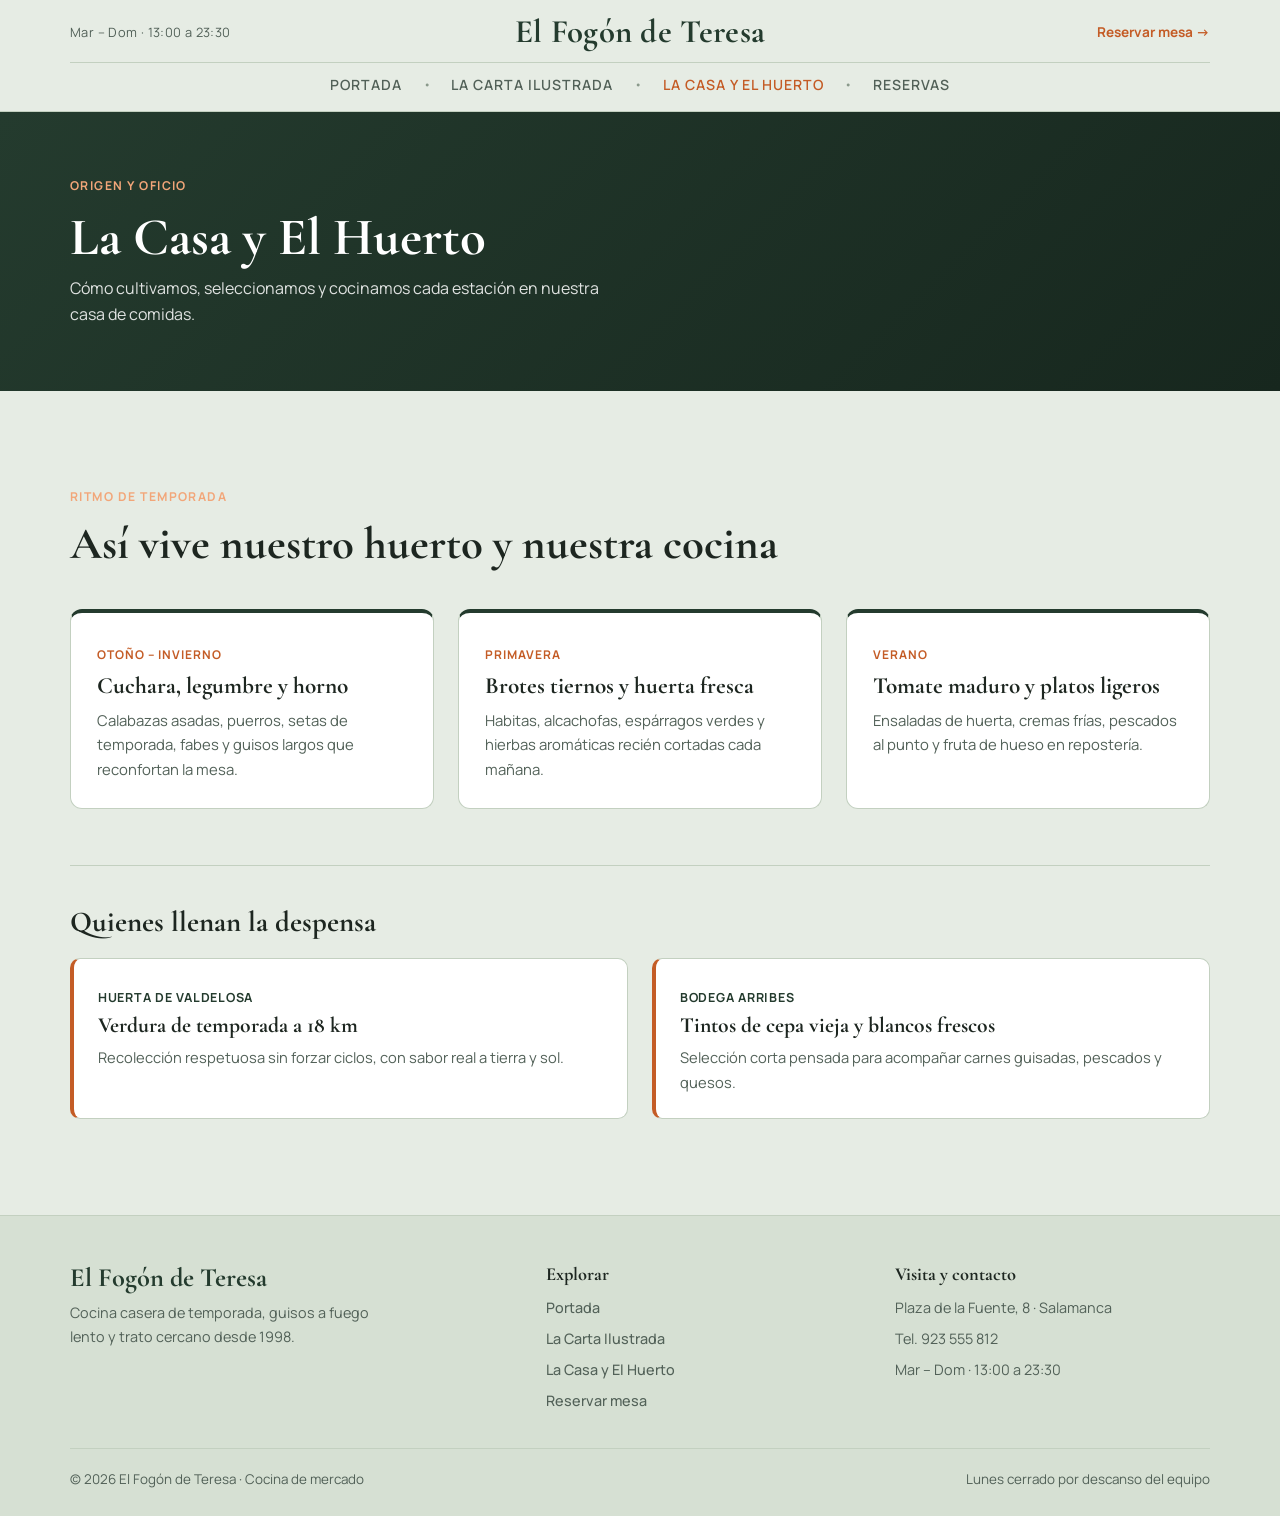
<file: bodega-casa.html>
<!DOCTYPE html>
<html lang="es">
<head>
  <meta charset="UTF-8" />
  <meta name="viewport" content="width=device-width, initial-scale=1.0" />
  <title>La Casa y El Huerto — El Fogón de Teresa</title>
  <link rel="preconnect" href="https://fonts.googleapis.com" />
  <link rel="preconnect" href="https://fonts.gstatic.com" crossorigin />
  <link href="https://fonts.googleapis.com/css2?family=Cormorant+Garamond:ital,wght@0,500;0,700;1,500;1,700&family=Manrope:wght@400;500;600;700&display=swap" rel="stylesheet" />
  <link rel="stylesheet" href="styles.css" />
</head>
<body class="theme-bodega">
  <header class="editorial-header" id="header">
    <div class="container header-stack">
      <div class="header-top-bar">
        <span class="header-meta">Mar – Dom · 13:00 a 23:30</span>
        <a href="index.html" class="brand-title">El Fogón de Teresa</a>
        <a href="reservas.html" class="header-cta-link">Reservar mesa →</a>
        <button class="burger-btn" aria-label="Abrir menú" aria-expanded="false">Menú</button>
      </div>

      <nav class="editorial-nav" id="main-nav">
        <a href="index.html">Portada</a>
        <span class="nav-dot">•</span>
        <a href="carta.html">La Carta Ilustrada</a>
        <span class="nav-dot">•</span>
        <a href="bodega-casa.html" class="active">La Casa y El Huerto</a>
        <span class="nav-dot">•</span>
        <a href="reservas.html">Reservas</a>
      </nav>
    </div>
  </header>

  <main>
    <section class="subpage-banner wine-banner">
      <div class="container fade-up">
        <p class="kicker">Origen y oficio</p>
        <h1>La Casa y El Huerto</h1>
        <p>Cómo cultivamos, seleccionamos y cocinamos cada estación en nuestra casa de comidas.</p>
      </div>
    </section>

    <!-- Cronología de temporada / ritmo de la casa -->
    <section class="section">
      <div class="container">
        <div class="section-intro fade-up">
          <p class="kicker">Ritmo de temporada</p>
          <h2>Así vive nuestro huerto y nuestra cocina</h2>
        </div>

        <div class="timeline-grid">
          <div class="timeline-step fade-up">
            <span class="step-badge">Otoño – Invierno</span>
            <h3>Cuchara, legumbre y horno</h3>
            <p>Calabazas asadas, puerros, setas de temporada, fabes y guisos largos que reconfortan la mesa.</p>
          </div>

          <div class="timeline-step fade-up">
            <span class="step-badge">Primavera</span>
            <h3>Brotes tiernos y huerta fresca</h3>
            <p>Habitas, alcachofas, espárragos verdes y hierbas aromáticas recién cortadas cada mañana.</p>
          </div>

          <div class="timeline-step fade-up">
            <span class="step-badge">Verano</span>
            <h3>Tomate maduro y platos ligeros</h3>
            <p>Ensaladas de huerta, cremas frías, pescados al punto y fruta de hueso en repostería.</p>
          </div>
        </div>

        <!-- Productores y bodega en tarjetas acentuadas -->
        <div class="producers-band fade-up">
          <h3>Quienes llenan la despensa</h3>
          <div class="producers-grid">
            <article class="producer-card">
              <span>Huerta de Valdelosa</span>
              <h4>Verdura de temporada a 18 km</h4>
              <p>Recolección respetuosa sin forzar ciclos, con sabor real a tierra y sol.</p>
            </article>

            <article class="producer-card">
              <span>Bodega Arribes</span>
              <h4>Tintos de cepa vieja y blancos frescos</h4>
              <p>Selección corta pensada para acompañar carnes guisadas, pescados y quesos.</p>
            </article>
          </div>
        </div>
      </div>
    </section>
  </main>

  <footer class="rich-footer">
    <div class="container">
      <div class="rich-footer-top">
        <div class="footer-col-brand">
          <span class="footer-logo">El Fogón de Teresa</span>
          <p>Cocina casera de temporada, guisos a fuego lento y trato cercano desde 1998.</p>
        </div>

        <div class="footer-col">
          <h4>Explorar</h4>
          <ul>
            <li><a href="index.html">Portada</a></li>
            <li><a href="carta.html">La Carta Ilustrada</a></li>
            <li><a href="bodega-casa.html">La Casa y El Huerto</a></li>
            <li><a href="reservas.html">Reservar mesa</a></li>
          </ul>
        </div>

        <div class="footer-col">
          <h4>Visita y contacto</h4>
          <ul>
            <li>Plaza de la Fuente, 8 · Salamanca</li>
            <li>Tel. 923 555 812</li>
            <li>Mar – Dom · 13:00 a 23:30</li>
          </ul>
        </div>
      </div>

      <div class="rich-footer-bottom">
        <span>© 2026 El Fogón de Teresa · Cocina de mercado</span>
        <span>Lunes cerrado por descanso del equipo</span>
      </div>
    </div>
  </footer>

  <script src="script.js"></script>
</body>
</html>
</file>
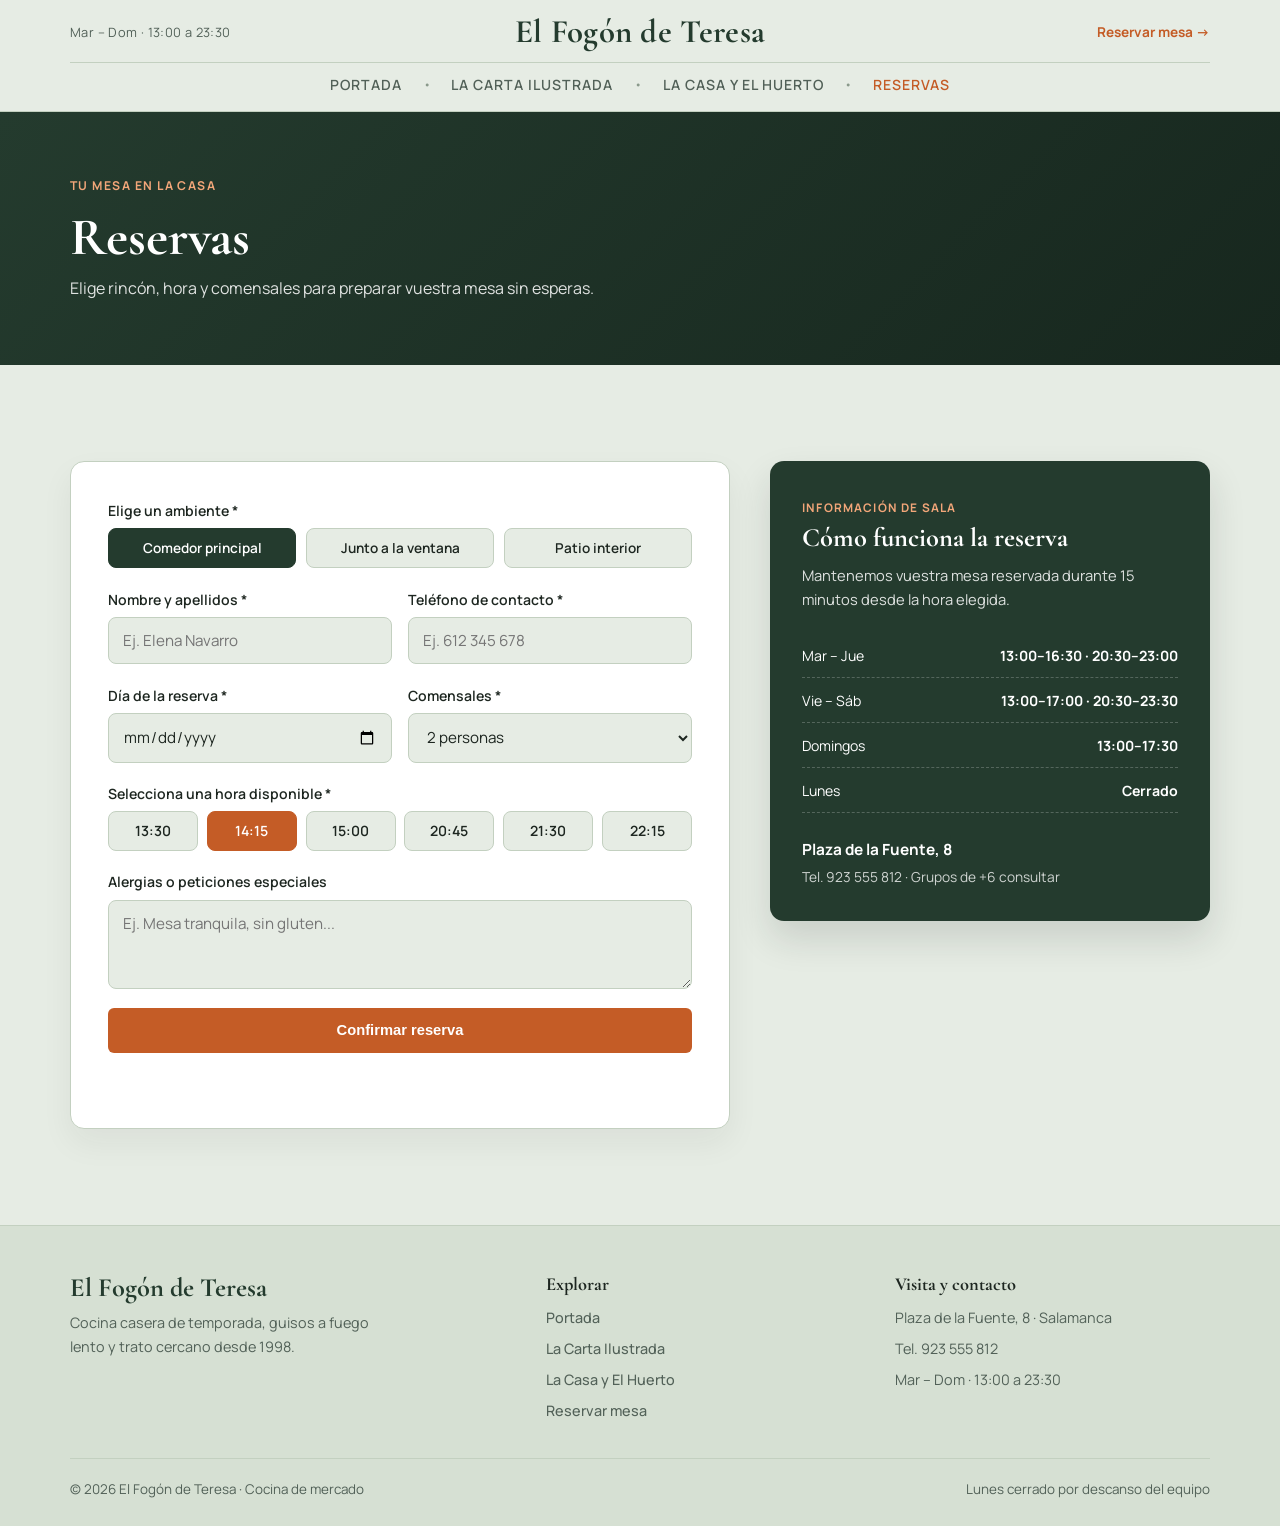
<file: reservas.html>
<!DOCTYPE html>
<html lang="es">
<head>
  <meta charset="UTF-8" />
  <meta name="viewport" content="width=device-width, initial-scale=1.0" />
  <title>Reservas — El Fogón de Teresa</title>
  <link rel="preconnect" href="https://fonts.googleapis.com" />
  <link rel="preconnect" href="https://fonts.gstatic.com" crossorigin />
  <link href="https://fonts.googleapis.com/css2?family=Cormorant+Garamond:ital,wght@0,500;0,700;1,500;1,700&family=Manrope:wght@400;500;600;700&display=swap" rel="stylesheet" />
  <link rel="stylesheet" href="styles.css" />
</head>
<body class="theme-bodega">
  <header class="editorial-header" id="header">
    <div class="container header-stack">
      <div class="header-top-bar">
        <span class="header-meta">Mar – Dom · 13:00 a 23:30</span>
        <a href="index.html" class="brand-title">El Fogón de Teresa</a>
        <a href="reservas.html" class="header-cta-link">Reservar mesa →</a>
        <button class="burger-btn" aria-label="Abrir menú" aria-expanded="false">Menú</button>
      </div>

      <nav class="editorial-nav" id="main-nav">
        <a href="index.html">Portada</a>
        <span class="nav-dot">•</span>
        <a href="carta.html">La Carta Ilustrada</a>
        <span class="nav-dot">•</span>
        <a href="bodega-casa.html">La Casa y El Huerto</a>
        <span class="nav-dot">•</span>
        <a href="reservas.html" class="active">Reservas</a>
      </nav>
    </div>
  </header>

  <main>
    <section class="subpage-banner wine-banner">
      <div class="container fade-up">
        <p class="kicker">Tu mesa en la casa</p>
        <h1>Reservas</h1>
        <p>Elige rincón, hora y comensales para preparar vuestra mesa sin esperas.</p>
      </div>
    </section>

    <section class="section">
      <div class="container reserve-split">
        <!-- Columna izquierda: Formulario con selector de ambiente y hora -->
        <form class="booking-form fade-up" id="booking-form" novalidate>
          <div class="zone-picker">
            <span class="slot-label">Elige un ambiente *</span>
            <div class="zone-grid" id="zone-grid">
              <button type="button" class="zone-btn active" data-zone="Comedor principal">Comedor principal</button>
              <button type="button" class="zone-btn" data-zone="Junto a la ventana">Junto a la ventana</button>
              <button type="button" class="zone-btn" data-zone="Patio interior">Patio interior</button>
            </div>
            <input type="hidden" id="b-zone" value="Comedor principal" />
          </div>

          <div class="form-grid-2">
            <label>
              Nombre y apellidos *
              <input type="text" id="b-name" placeholder="Ej. Elena Navarro" required />
            </label>

            <label>
              Teléfono de contacto *
              <input type="tel" id="b-phone" placeholder="Ej. 612 345 678" required />
            </label>
          </div>

          <div class="form-grid-2">
            <label>
              Día de la reserva *
              <input type="date" id="b-date" required />
            </label>

            <label>
              Comensales *
              <select id="b-guests">
                <option value="2 personas">2 personas</option>
                <option value="3 personas">3 personas</option>
                <option value="4 personas">4 personas</option>
                <option value="5 personas">5 personas</option>
                <option value="6 personas">6 personas</option>
              </select>
            </label>
          </div>

          <div class="slot-picker">
            <span class="slot-label">Selecciona una hora disponible *</span>
            <div class="slots-grid" id="slots-grid">
              <button type="button" class="slot-btn" data-time="13:30">13:30</button>
              <button type="button" class="slot-btn active" data-time="14:15">14:15</button>
              <button type="button" class="slot-btn" data-time="15:00">15:00</button>
              <button type="button" class="slot-btn" data-time="20:45">20:45</button>
              <button type="button" class="slot-btn" data-time="21:30">21:30</button>
              <button type="button" class="slot-btn" data-time="22:15">22:15</button>
            </div>
            <input type="hidden" id="b-time" value="14:15" />
          </div>

          <label>
            Alergias o peticiones especiales
            <textarea id="b-notes" rows="3" placeholder="Ej. Mesa tranquila, sin gluten..."></textarea>
          </label>

          <button type="submit" class="btn-wine full-btn">Confirmar reserva</button>
          <p class="booking-feedback" id="booking-feedback" aria-live="polite"></p>
        </form>

        <!-- Columna derecha: Tarjeta de información práctica y horarios -->
        <aside class="ticket-card fade-up">
          <span class="ticket-tag">Información de sala</span>
          <h3>Cómo funciona la reserva</h3>
          <p>Mantenemos vuestra mesa reservada durante 15 minutos desde la hora elegida.</p>

          <ul class="ticket-list">
            <li><span>Mar – Jue</span><strong>13:00–16:30 · 20:30–23:00</strong></li>
            <li><span>Vie – Sáb</span><strong>13:00–17:00 · 20:30–23:30</strong></li>
            <li><span>Domingos</span><strong>13:00–17:30</strong></li>
            <li><span>Lunes</span><strong>Cerrado</strong></li>
          </ul>

          <div class="ticket-footer-note">
            <strong>Plaza de la Fuente, 8</strong>
            <span>Tel. 923 555 812 · Grupos de +6 consultar</span>
          </div>
        </aside>
      </div>
    </section>
  </main>

  <footer class="rich-footer">
    <div class="container">
      <div class="rich-footer-top">
        <div class="footer-col-brand">
          <span class="footer-logo">El Fogón de Teresa</span>
          <p>Cocina casera de temporada, guisos a fuego lento y trato cercano desde 1998.</p>
        </div>

        <div class="footer-col">
          <h4>Explorar</h4>
          <ul>
            <li><a href="index.html">Portada</a></li>
            <li><a href="carta.html">La Carta Ilustrada</a></li>
            <li><a href="bodega-casa.html">La Casa y El Huerto</a></li>
            <li><a href="reservas.html">Reservar mesa</a></li>
          </ul>
        </div>

        <div class="footer-col">
          <h4>Visita y contacto</h4>
          <ul>
            <li>Plaza de la Fuente, 8 · Salamanca</li>
            <li>Tel. 923 555 812</li>
            <li>Mar – Dom · 13:00 a 23:30</li>
          </ul>
        </div>
      </div>

      <div class="rich-footer-bottom">
        <span>© 2026 El Fogón de Teresa · Cocina de mercado</span>
        <span>Lunes cerrado por descanso del equipo</span>
      </div>
    </div>
  </footer>

  <script src="script.js"></script>
  <script src="whatsapp-reserva.js"></script>
</body>
</html>
</file>
<file: styles.css>
:root {
  --linen: #E6ECE4;          /* Fondo verde salvia/oliva claro (adiós beige) */
  --linen-dark: #D6E0D3;     /* Banda / footer / banner en salvia un poco más marcada */
  --paper: #FFFFFF;          /* Tarjetas limpias y luminosas */
  --sage: #243B2E;           /* Verde bosque/oliva profundo para títulos y acentos */
  --sage-light: #355442;
  --terracotta: #C45C26;     /* Terracota para precios, botones y etiquetas */
  --terracotta-dark: #A34819;
  --gold: #8A9A8B;           /* Detalles y líneas en verde grisáceo */
  --ink: #1D2620;            /* Texto oscuro natural */
  --muted: #526158;          /* Texto secundario */
  --line: #C3D0C0;           /* Bordes sutiles */
}

body.theme-bodega {
  --linen: #E6ECE4;
  --linen-dark: #D6E0D3;
  --paper: #FFFFFF;
  --sage: #243B2E;
  --sage-light: #355442;
  --terracotta: #C45C26;
  --terracotta-dark: #A34819;
  --gold: #8A9A8B;
  --ink: #1D2620;
  --muted: #526158;
  --line: #C3D0C0;
}

* {
  box-sizing: border-box;
  margin: 0;
  padding: 0;
}

body {
  font-family: "Manrope", system-ui, sans-serif;
  background-color: var(--linen);
  color: var(--ink);
  line-height: 1.65;
  overflow-x: hidden;
}

h1, h2, h3, h4, .brand-title, .footer-logo {
  font-family: "Cormorant Garamond", Georgia, serif;
  font-weight: 700;
  line-height: 1.1;
}

.container {
  width: min(1140px, 90%);
  margin-inline: auto;
}

/* Cabecera editorial en dos niveles */
.editorial-header {
  position: sticky;
  top: 0;
  z-index: 30;
  background: rgba(230, 236, 228, 0.95);
  backdrop-filter: blur(10px);
  border-bottom: 1px solid var(--line);
  transition: box-shadow 0.3s ease, background-color 0.3s ease;
}

body.theme-bodega .editorial-header {
  background: rgba(230, 236, 228, 0.96);
}

.editorial-header.scrolled {
  box-shadow: 0 8px 25px rgba(29, 38, 32, 0.08);
}

.header-stack {
  padding-block: 0.9rem;
}

.header-top-bar {
  display: grid;
  grid-template-columns: 1fr auto 1fr;
  align-items: center;
  padding-bottom: 0.7rem;
  border-bottom: 1px solid var(--line);
}

.header-meta {
  font-size: 0.8rem;
  color: var(--muted);
  letter-spacing: 0.03em;
}

.brand-title {
  font-size: clamp(1.55rem, 3vw, 2.05rem);
  text-decoration: none;
  color: var(--sage);
  letter-spacing: 0.01em;
}

.header-cta-link {
  justify-self: end;
  font-size: 0.85rem;
  font-weight: 700;
  color: var(--terracotta);
  text-decoration: none;
}

.header-cta-link:hover {
  color: var(--terracotta-dark);
  text-decoration: underline;
}

.burger-btn {
  display: none;
  justify-self: end;
  background: var(--terracotta);
  color: #FFFFFF;
  border: none;
  padding: 0.4rem 0.9rem;
  border-radius: 999px;
  font-family: inherit;
  font-size: 0.85rem;
  cursor: pointer;
}

.editorial-nav {
  display: flex;
  justify-content: center;
  align-items: center;
  gap: 1.3rem;
  padding-top: 0.65rem;
}

.editorial-nav a {
  text-decoration: none;
  color: var(--muted);
  font-size: 0.88rem;
  font-weight: 600;
  text-transform: uppercase;
  letter-spacing: 0.07em;
  transition: color 0.2s ease;
}

.editorial-nav a:hover,
.editorial-nav a.active {
  color: var(--terracotta);
}

.nav-dot {
  color: var(--gold);
  font-size: 0.8rem;
}

/* Botones */
.btn-terracotta,
.btn-outline-light,
.btn-wine {
  display: inline-flex;
  align-items: center;
  justify-content: center;
  text-decoration: none;
  font-weight: 700;
  font-size: 0.92rem;
  padding: 0.9rem 1.7rem;
  border-radius: 6px;
  transition: transform 0.22s ease, background-color 0.22s ease;
  cursor: pointer;
  border: none;
}

.btn-terracotta,
.btn-wine {
  background-color: var(--terracotta);
  color: #FFFFFF;
}

.btn-terracotta:hover,
.btn-wine:hover {
  background-color: var(--terracotta-dark);
  transform: translateY(-2px);
}

.btn-outline-light {
  border: 1px solid rgba(255, 255, 255, 0.75);
  color: #FFFFFF;
  background: rgba(255, 255, 255, 0.12);
}

.btn-outline-light:hover {
  background: rgba(255, 255, 255, 0.24);
  transform: translateY(-2px);
}

.full-btn {
  width: 100%;
}

/* Hero Banner inmersivo (Inicio) */
.hero-banner {
  position: relative;
  min-height: 76vh;
  display: flex;
  align-items: center;
  overflow: hidden;
  color: #FFFFFF;
}

.hero-backdrop {
  position: absolute;
  inset: -5%;
  z-index: 0;
  will-change: transform;
}

.hero-backdrop img {
  width: 100%;
  height: 100%;
  object-fit: cover;
}

.hero-overlay {
  position: absolute;
  inset: 0;
  background: linear-gradient(95deg, rgba(24, 38, 30, 0.88) 0%, rgba(24, 38, 30, 0.56) 60%, rgba(24, 38, 30, 0.3) 100%);
  z-index: 1;
}

.hero-inner {
  position: relative;
  z-index: 2;
  display: grid;
  grid-template-columns: 1.3fr 0.7fr;
  gap: 2.5rem;
  align-items: end;
  padding-block: 4.5rem;
}

.kicker {
  text-transform: uppercase;
  letter-spacing: 0.12em;
  font-size: 0.76rem;
  font-weight: 700;
  color: #F2A679;
  margin-bottom: 0.8rem;
}

.hero-copy h1 {
  font-size: clamp(2.6rem, 5.5vw, 4.3rem);
  margin-bottom: 1.1rem;
}

.hero-copy h1 em {
  font-style: italic;
  color: #F2A679;
}

.lead {
  font-size: 1.06rem;
  color: rgba(255, 255, 255, 0.9);
  max-width: 52ch;
  margin-bottom: 1.9rem;
}

.hero-btns {
  display: flex;
  flex-wrap: wrap;
  gap: 0.9rem;
}

.floating-note {
  background: var(--paper);
  color: var(--ink);
  padding: 1.5rem;
  border-radius: 10px;
  border-left: 4px solid var(--terracotta);
  box-shadow: 0 20px 45px rgba(29, 38, 32, 0.2);
}

.note-label {
  display: block;
  font-size: 0.75rem;
  text-transform: uppercase;
  letter-spacing: 0.08em;
  font-weight: 700;
  color: var(--terracotta);
  margin-bottom: 0.3rem;
}

.floating-note strong {
  display: block;
  font-family: "Cormorant Garamond", Georgia, serif;
  font-size: 1.45rem;
  margin-bottom: 0.35rem;
}

.floating-note p {
  font-size: 0.88rem;
  color: var(--muted);
}

/* Secciones (Inicio) */
.section {
  padding-block: clamp(4rem, 8vw, 6rem);
}

.section-sage {
  background-color: var(--sage);
  color: #FFFFFF;
}

.split-showcase {
  display: grid;
  grid-template-columns: 0.95fr 1.05fr;
  gap: 3.5rem;
  align-items: center;
}

.arch-image {
  width: 100%;
  height: 440px;
  object-fit: cover;
  border-radius: 220px 220px 14px 14px;
  border: 1px solid var(--line);
  box-shadow: 0 20px 40px rgba(29, 38, 32, 0.12);
}

.showcase-text h2 {
  font-size: clamp(2.1rem, 4vw, 3rem);
  color: var(--sage);
  margin-bottom: 1rem;
}

.showcase-text p {
  color: var(--muted);
  margin-bottom: 1.2rem;
}

.signature-line {
  padding-block: 0.9rem;
  border-top: 1px solid var(--line);
  font-family: "Cormorant Garamond", Georgia, serif;
  font-style: italic;
  font-size: 1.25rem;
  color: var(--sage);
}

.text-arrow-link {
  display: inline-block;
  margin-top: 0.6rem;
  color: var(--terracotta);
  font-weight: 700;
  text-decoration: none;
  font-size: 0.94rem;
}

.text-arrow-link:hover {
  transform: translateX(4px);
}

.section-intro {
  margin-bottom: 2.5rem;
}

.section-intro h2 {
  font-size: clamp(2rem, 4vw, 2.8rem);
  color: inherit;
}

.section-sage .kicker {
  color: #F2A679;
}

.strip-list {
  display: flex;
  flex-direction: column;
  gap: 1.25rem;
}

.strip-item {
  display: grid;
  grid-template-columns: 110px 1fr auto;
  gap: 1.5rem;
  align-items: center;
  background: var(--sage-light);
  border: 1px solid rgba(255, 255, 255, 0.16);
  border-radius: 12px;
  padding: 1rem 1.4rem;
  transition: transform 0.3s ease, border-color 0.3s ease;
}

.strip-item:hover {
  transform: translateX(6px);
  border-color: #F2A679;
}

.strip-item img {
  width: 110px;
  height: 82px;
  object-fit: cover;
  border-radius: 8px;
}

.strip-cat {
  font-size: 0.74rem;
  text-transform: uppercase;
  letter-spacing: 0.08em;
  color: #F2A679;
  font-weight: 700;
}

.strip-info h3 {
  font-size: 1.45rem;
  margin-block: 0.15rem;
}

.strip-info p {
  font-size: 0.9rem;
  color: rgba(255, 255, 255, 0.85);
}

.strip-price {
  font-family: "Cormorant Garamond", Georgia, serif;
  font-size: 1.55rem;
  font-weight: 700;
  color: #FFFFFF;
}

.center-row {
  text-align: center;
  margin-top: 2.5rem;
}

/* Banners de subpáginas */
.subpage-banner {
  background: var(--linen-dark);
  border-bottom: 1px solid var(--line);
  padding-block: clamp(2.6rem, 5vw, 4rem);
}

.subpage-banner.wine-banner {
  background: linear-gradient(135deg, var(--sage) 0%, #17271E 100%);
  color: #FFFFFF;
  border-bottom: none;
}

.subpage-banner.wine-banner .kicker {
  color: #F2A679;
}

.subpage-banner.wine-banner h1 {
  color: #FFFFFF;
}

.subpage-banner.wine-banner p {
  color: rgba(255, 255, 255, 0.86);
}

.subpage-banner h1 {
  font-size: clamp(2.3rem, 4.5vw, 3.3rem);
  color: var(--sage);
  margin-bottom: 0.5rem;
}

.subpage-banner p {
  color: var(--muted);
  max-width: 56ch;
}

/* Pestañas y Carta Ilustrada */
.tab-bar {
  display: flex;
  flex-wrap: wrap;
  gap: 0.6rem;
  margin-top: 1.6rem;
}

.tab-btn {
  background: rgba(255, 255, 255, 0.14);
  border: 1px solid rgba(255, 255, 255, 0.35);
  padding: 0.5rem 1.15rem;
  border-radius: 6px;
  font-family: inherit;
  font-size: 0.88rem;
  font-weight: 600;
  color: #FFFFFF;
  cursor: pointer;
  transition: all 0.2s ease;
}

.tab-btn:hover,
.tab-btn.active {
  background: var(--terracotta);
  color: #FFFFFF;
  border-color: var(--terracotta);
}

.menu-layout {
  display: grid;
  grid-template-columns: 1.15fr 0.85fr;
  gap: 3rem;
  align-items: start;
}

.menu-list {
  display: flex;
  flex-direction: column;
  background: var(--paper);
  border: 1px solid var(--line);
  border-radius: 12px;
  padding: 0.4rem 1.4rem;
}

.menu-row {
  padding-block: 1.25rem;
  border-bottom: 1px solid var(--line);
  cursor: pointer;
  transition: padding-left 0.25s ease, background-color 0.25s ease;
}

.menu-row:last-child {
  border-bottom: none;
}

.menu-row:hover,
.menu-row.active {
  padding-left: 0.75rem;
  background: var(--linen-dark);
}

.menu-row-head {
  display: flex;
  align-items: baseline;
  gap: 0.65rem;
  margin-bottom: 0.35rem;
}

.menu-row-head h3 {
  font-size: 1.45rem;
  color: var(--ink);
}

.menu-row.active .menu-row-head h3 {
  color: var(--sage);
}

.dotted-line {
  flex: 1;
  border-bottom: 1px dotted var(--gold);
}

.row-price {
  font-weight: 700;
  color: var(--terracotta);
  font-size: 0.98rem;
}

.menu-row p {
  font-size: 0.92rem;
  color: var(--muted);
}

.dish-preview-box {
  position: sticky;
  top: 130px;
  background: var(--paper);
  border: 1px solid var(--line);
  border-radius: 12px;
  overflow: hidden;
  box-shadow: 0 18px 40px rgba(29, 38, 32, 0.08);
}

.preview-frame {
  height: 290px;
  overflow: hidden;
}

.preview-frame img {
  width: 100%;
  height: 100%;
  object-fit: cover;
  transition: opacity 0.28s ease, transform 0.45s ease;
}

.preview-frame img.switching {
  opacity: 0.35;
  transform: scale(1.04);
}

.preview-caption {
  padding: 1.5rem;
}

.preview-prep {
  display: block;
  font-size: 0.76rem;
  font-weight: 700;
  text-transform: uppercase;
  letter-spacing: 0.06em;
  color: var(--terracotta);
  margin-bottom: 0.4rem;
}

.preview-caption h3 {
  font-size: 1.65rem;
  color: var(--ink);
  margin-bottom: 0.45rem;
}

.preview-caption p {
  font-size: 0.93rem;
  color: var(--muted);
}

/* La Casa y El Huerto: Cronología + Productores */
.timeline-grid {
  display: grid;
  grid-template-columns: repeat(3, 1fr);
  gap: 1.5rem;
}

.timeline-step {
  background: var(--paper);
  border: 1px solid var(--line);
  border-top: 4px solid var(--sage);
  border-radius: 12px;
  padding: 1.65rem;
  transition: transform 0.25s ease, box-shadow 0.25s ease;
}

.timeline-step:hover {
  transform: translateY(-4px);
  box-shadow: 0 14px 30px rgba(29, 38, 32, 0.08);
}

.step-badge {
  display: inline-block;
  font-size: 0.75rem;
  font-weight: 700;
  text-transform: uppercase;
  letter-spacing: 0.08em;
  color: var(--terracotta);
  margin-bottom: 0.6rem;
}

.timeline-step h3 {
  font-size: 1.45rem;
  color: var(--ink);
  margin-bottom: 0.5rem;
}

.timeline-step p {
  font-size: 0.93rem;
  color: var(--muted);
}

.producers-band {
  margin-top: 3.5rem;
  padding-top: 2.5rem;
  border-top: 1px solid var(--line);
}

.producers-band h3 {
  font-size: 1.8rem;
  color: var(--ink);
  margin-bottom: 1.3rem;
}

.producers-grid {
  display: grid;
  grid-template-columns: 1fr 1fr;
  gap: 1.5rem;
}

.producer-card {
  background: var(--paper);
  border: 1px solid var(--line);
  border-left: 4px solid var(--terracotta);
  border-radius: 10px;
  padding: 1.5rem;
}

.producer-card span {
  font-size: 0.78rem;
  font-weight: 700;
  text-transform: uppercase;
  letter-spacing: 0.06em;
  color: var(--sage);
}

.producer-card h4 {
  font-size: 1.35rem;
  color: var(--ink);
  margin-block: 0.3rem 0.45rem;
}

.producer-card p {
  font-size: 0.92rem;
  color: var(--muted);
}

/* Reservas: Formulario con ambiente + Ticket lateral */
.reserve-split {
  display: grid;
  grid-template-columns: 1.2fr 0.8fr;
  gap: 2.5rem;
  align-items: start;
}

.booking-form {
  background: var(--paper);
  border: 1px solid var(--line);
  border-radius: 14px;
  padding: clamp(1.5rem, 4vw, 2.3rem);
  display: flex;
  flex-direction: column;
  gap: 1.2rem;
  box-shadow: 0 14px 32px rgba(29, 38, 32, 0.06);
}

.zone-grid {
  display: grid;
  grid-template-columns: repeat(3, 1fr);
  gap: 0.6rem;
  margin-top: 0.35rem;
}

.zone-btn {
  padding: 0.65rem 0.5rem;
  border: 1px solid var(--line);
  border-radius: 8px;
  background: var(--linen);
  font-family: inherit;
  font-weight: 600;
  font-size: 0.85rem;
  color: var(--ink);
  cursor: pointer;
  transition: all 0.2s ease;
}

.zone-btn:hover,
.zone-btn.active {
  background: var(--sage);
  color: #FFFFFF;
  border-color: var(--sage);
}

.form-grid-2 {
  display: grid;
  grid-template-columns: 1fr 1fr;
  gap: 1rem;
}

.booking-form label,
.slot-label {
  display: flex;
  flex-direction: column;
  gap: 0.4rem;
  font-size: 0.88rem;
  font-weight: 600;
  color: var(--ink);
}

.booking-form input,
.booking-form select,
.booking-form textarea {
  font-family: inherit;
  font-size: 0.95rem;
  padding: 0.76rem 0.9rem;
  border: 1px solid var(--line);
  border-radius: 8px;
  background: var(--linen);
  color: var(--ink);
}

.slots-grid {
  display: grid;
  grid-template-columns: repeat(6, 1fr);
  gap: 0.55rem;
  margin-top: 0.35rem;
}

.slot-btn {
  padding: 0.6rem 0.4rem;
  border: 1px solid var(--line);
  border-radius: 8px;
  background: var(--linen);
  font-family: inherit;
  font-weight: 600;
  font-size: 0.88rem;
  color: var(--ink);
  cursor: pointer;
  transition: all 0.2s ease;
}

.slot-btn:hover,
.slot-btn.active {
  background: var(--terracotta);
  color: #FFFFFF;
  border-color: var(--terracotta);
}

.booking-feedback {
  font-size: 0.92rem;
  font-weight: 600;
  min-height: 1.3em;
}

.ticket-card {
  background: var(--sage);
  color: #FFFFFF;
  border-radius: 14px;
  padding: 2rem;
  box-shadow: 0 18px 36px rgba(29, 38, 32, 0.14);
}

.ticket-tag {
  display: inline-block;
  font-size: 0.74rem;
  text-transform: uppercase;
  letter-spacing: 0.1em;
  color: #F2A679;
  font-weight: 700;
  margin-bottom: 0.4rem;
}

.ticket-card h3 {
  font-size: 1.65rem;
  margin-bottom: 0.6rem;
}

.ticket-card > p {
  font-size: 0.92rem;
  color: rgba(255, 255, 255, 0.85);
  margin-bottom: 1.4rem;
}

.ticket-list {
  list-style: none;
  margin-bottom: 1.5rem;
}

.ticket-list li {
  display: flex;
  justify-content: space-between;
  gap: 0.8rem;
  padding-block: 0.65rem;
  border-bottom: 1px dashed rgba(255, 255, 255, 0.22);
  font-size: 0.88rem;
}

.ticket-footer-note strong {
  display: block;
  font-size: 0.96rem;
  color: #FFFFFF;
}

.ticket-footer-note span {
  font-size: 0.86rem;
  color: rgba(255, 255, 255, 0.78);
}

/* Animación suave */
.fade-up {
  opacity: 0;
  transform: translateY(20px);
  transition: opacity 0.65s ease, transform 0.65s ease;
}

.fade-up.visible {
  opacity: 1;
  transform: translateY(0);
}

/* Footer mejorado en todas las páginas */
.rich-footer {
  background: var(--linen-dark);
  border-top: 1px solid var(--line);
  padding-top: 3rem;
  padding-bottom: 1.6rem;
  color: var(--muted);
  font-size: 0.9rem;
}

.rich-footer-top {
  display: grid;
  grid-template-columns: 1.4fr 1fr 1fr;
  gap: 2.2rem;
  padding-bottom: 2.2rem;
  border-bottom: 1px solid var(--line);
}

.footer-logo {
  font-size: 1.65rem;
  color: var(--sage);
  display: block;
  margin-bottom: 0.5rem;
}

.footer-col-brand p {
  max-width: 36ch;
  font-size: 0.9rem;
}

.footer-col h4 {
  font-size: 1.15rem;
  color: var(--ink);
  margin-bottom: 0.75rem;
}

.footer-col ul {
  list-style: none;
  display: flex;
  flex-direction: column;
  gap: 0.45rem;
}

.footer-col a {
  text-decoration: none;
  color: var(--muted);
  font-weight: 500;
  transition: color 0.2s ease;
}

.footer-col a:hover {
  color: var(--terracotta);
}

.rich-footer-bottom {
  padding-top: 1.2rem;
  display: flex;
  justify-content: space-between;
  flex-wrap: wrap;
  gap: 0.8rem;
  font-size: 0.84rem;
}

/* Responsive */
@media (max-width: 900px) {
  .hero-inner,
  .split-showcase,
  .menu-layout,
  .timeline-grid,
  .producers-grid,
  .reserve-split,
  .rich-footer-top {
    grid-template-columns: 1fr;
  }

  .dish-preview-box {
    position: static;
    order: -1;
  }
}

@media (max-width: 720px) {
  .header-top-bar {
    grid-template-columns: 1fr auto;
  }

  .header-meta,
  .header-cta-link,
  .nav-dot {
    display: none;
  }

  .burger-btn {
    display: inline-block;
  }

  .editorial-nav {
    display: none;
    flex-direction: column;
    padding-top: 1rem;
    gap: 0.85rem;
  }

  .editorial-nav.open {
    display: flex;
  }

  .strip-item {
    grid-template-columns: 1fr;
  }

  .strip-item img {
    width: 100%;
    height: 170px;
  }

  .form-grid-2,
  .zone-grid {
    grid-template-columns: 1fr;
  }

  .slots-grid {
    grid-template-columns: repeat(3, 1fr);
  }
}
</file>
